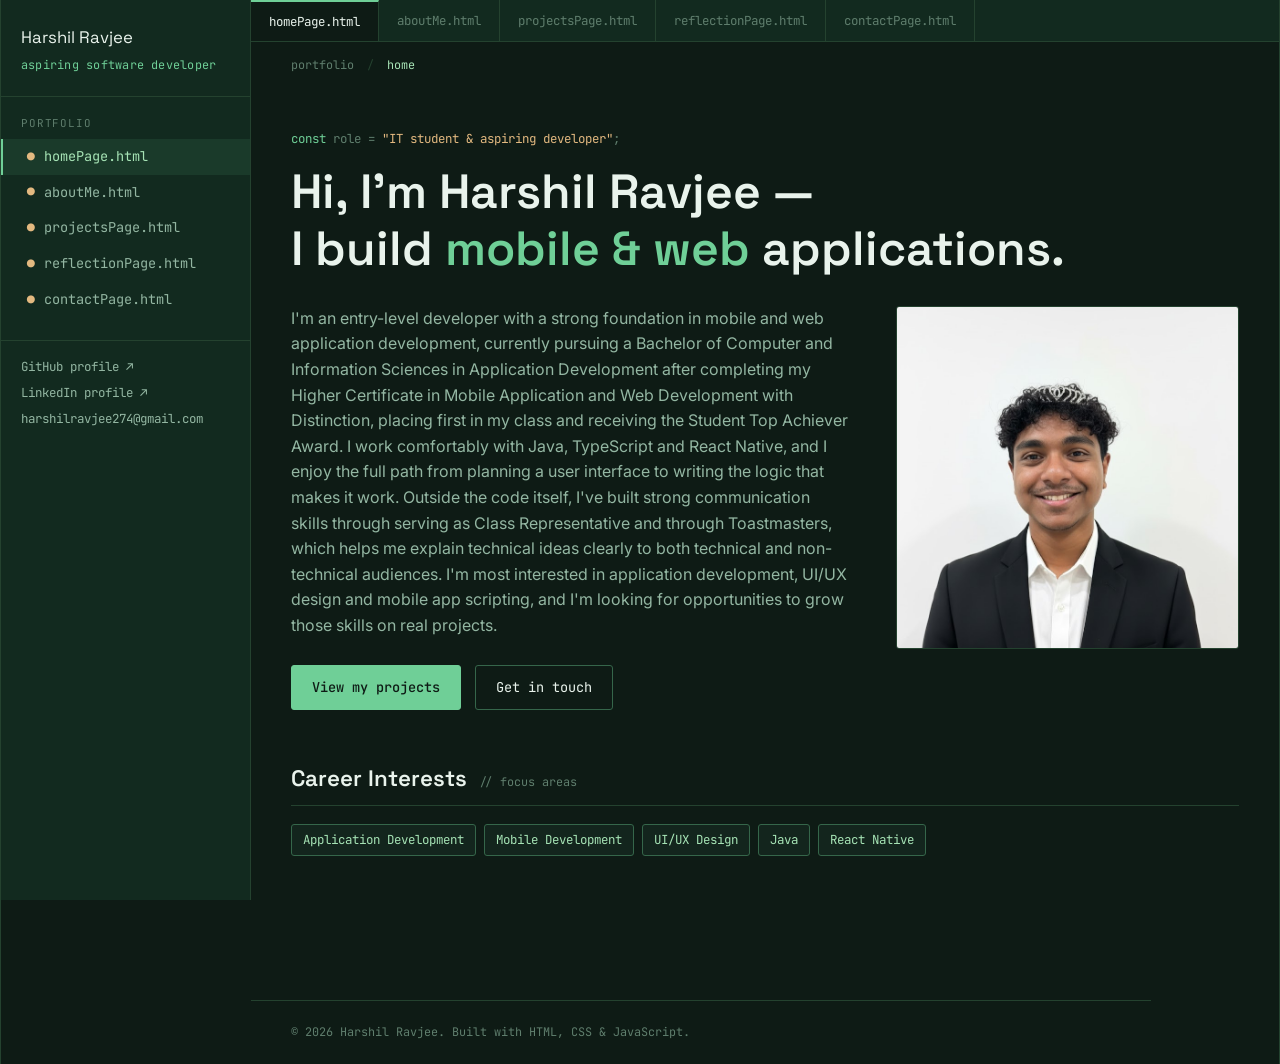
<file: index.html>
<!DOCTYPE html>
<html lang="en">
<head>
<meta charset="UTF-8">
<meta name="viewport" content="width=device-width, initial-scale=1.0">
<title>Harshil Ravjee — Portfolio</title>
<meta name="description" content="Portfolio of Harshil Ravjee, an aspiring software developer.">
<meta http-equiv="refresh" content="0; url=homePage.html">
<link rel="canonical" href="homePage.html">
<script>window.location.replace("homePage.html");</script>
</head>
<body>
  <p>Redirecting to <a href="homePage.html">Harshil Ravjee's portfolio</a>&hellip;</p>
</body>
</html>
</file>
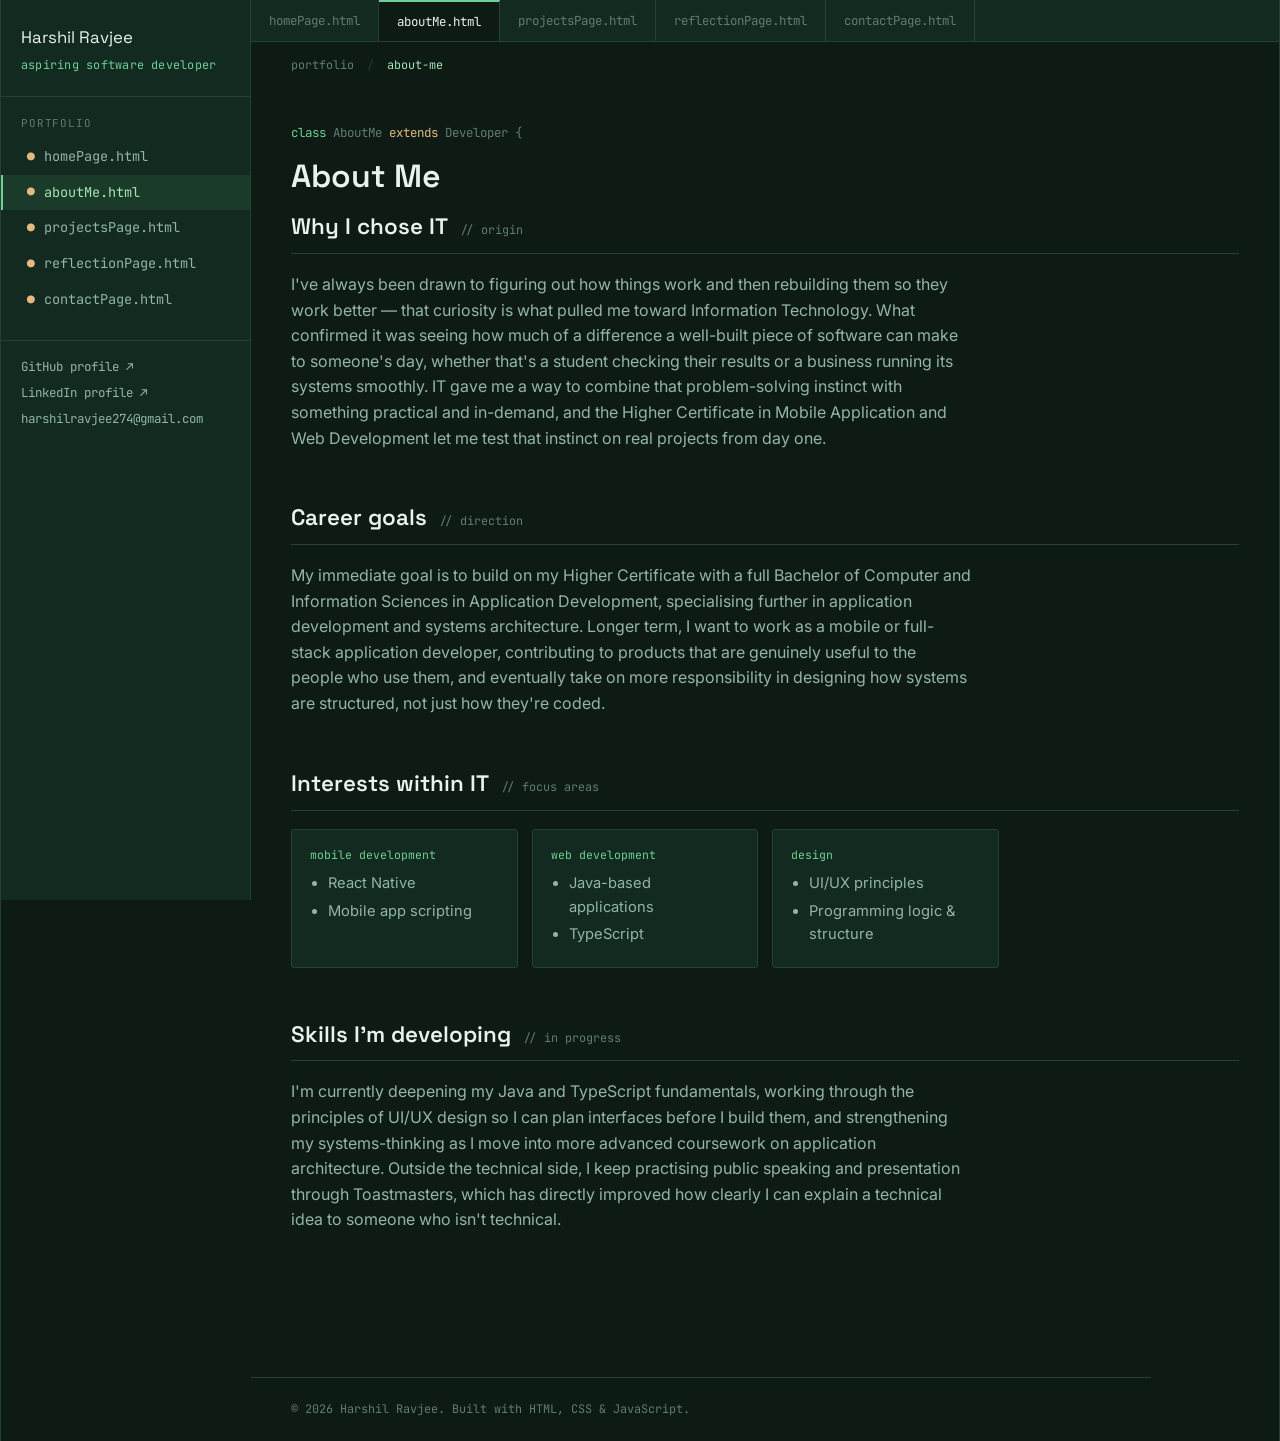
<file: aboutMe.html>
<!DOCTYPE html>
<html lang="en">
<head>
<meta charset="UTF-8">
<meta name="viewport" content="width=device-width, initial-scale=1.0">
<title>About Me — Harshil Ravjee</title>
<meta name="description" content="Why Harshil Ravjee chose IT, his career goals, and the skills he is currently developing as an aspiring software developer.">
<link rel="icon" href="data:,">
<link rel="stylesheet" href="css-assests/style.css">
</head>
<body>
<div class="app">

  <aside class="sidebar">
    <div class="sidebar__brand">
      <span class="name">Harshil Ravjee</span>
      <span class="role">aspiring software developer</span>
    </div>
    <span class="explorer-label">PORTFOLIO</span>
    <ul class="side-nav">
      <li><a class="side-link" href="homePage.html"><span class="dot">●</span>homePage.html</a></li>
      <li><a class="side-link is-active" href="aboutMe.html"><span class="dot">●</span>aboutMe.html</a></li>
      <li><a class="side-link" href="projectsPage.html"><span class="dot">●</span>projectsPage.html</a></li>
      <li><a class="side-link" href="reflectionPage.html"><span class="dot">●</span>reflectionPage.html</a></li>
      <li><a class="side-link" href="contactPage.html"><span class="dot">●</span>contactPage.html</a></li>
    </ul>
    <div class="sidebar__meta">
      <a href="https://github.com/HarshilRavjee276" target="_blank" rel="noopener">GitHub profile ↗</a>
      <a href="https://www.linkedin.com/in/harshil-ravjee-004969438/" target="_blank" rel="noopener">LinkedIn profile ↗</a>
      <a href="mailto:harshilravjee274@gmail.com">harshilravjee274@gmail.com</a>
    </div>
  </aside>

  <div class="scrim"></div>

  <div class="main">
    <div class="tabbar">
      <button class="menu-toggle" aria-expanded="false" aria-label="Toggle navigation">☰ files</button>
      <a class="tab" href="homePage.html">homePage.html</a>
      <a class="tab is-active" href="aboutMe.html">aboutMe.html</a>
      <a class="tab" href="projectsPage.html">projectsPage.html</a>
      <a class="tab" href="reflectionPage.html">reflectionPage.html</a>
      <a class="tab" href="contactPage.html">contactPage.html</a>
    </div>
    <nav class="breadcrumb" aria-label="Breadcrumb">portfolio <span class="sep">/</span> <span class="current">about-me</span></nav>

    <main class="content">
      <p class="eyebrow"><span class="kw">class</span> AboutMe <span class="str">extends</span> Developer {</p>
      <h1>About Me</h1>

      <section class="section">
        <div class="section-head">
          <h2>Why I chose IT</h2>
          <span class="tag">// origin</span>
        </div>
        <p class="prose">
          I've always been drawn to figuring out how things work and then rebuilding them so
          they work better — that curiosity is what pulled me toward Information Technology.
          What confirmed it was seeing how much of a difference a well-built piece of software
          can make to someone's day, whether that's a student checking their results or a
          business running its systems smoothly. IT gave me a way to combine that problem-solving
          instinct with something practical and in-demand, and the Higher Certificate in Mobile
          Application and Web Development let me test that instinct on real projects from day one.
        </p>
      </section>

      <section class="section">
        <div class="section-head">
          <h2>Career goals</h2>
          <span class="tag">// direction</span>
        </div>
        <p class="prose">
          My immediate goal is to build on my Higher Certificate with a full Bachelor of Computer
          and Information Sciences in Application Development, specialising further in application
          development and systems architecture. Longer term, I want to work as a mobile or full-stack application developer, contributing
          to products that are genuinely useful to the people who use them, and eventually take on
          more responsibility in designing how systems are structured, not just how they're coded.
        </p>
      </section>

      <section class="section">
        <div class="section-head">
          <h2>Interests within IT</h2>
          <span class="tag">// focus areas</span>
        </div>
        <div class="skill-grid">
          <div class="skill-card">
            <span class="cat">mobile development</span>
            <ul>
              <li>React Native</li>
              <li>Mobile app scripting</li>
            </ul>
          </div>
          <div class="skill-card">
            <span class="cat">web development</span>
            <ul>
              <li>Java-based applications</li>
              <li>TypeScript</li>
            </ul>
          </div>
          <div class="skill-card">
            <span class="cat">design</span>
            <ul>
              <li>UI/UX principles</li>
              <li>Programming logic &amp; structure</li>
            </ul>
          </div>
        </div>
      </section>

      <section class="section">
        <div class="section-head">
          <h2>Skills I'm developing</h2>
          <span class="tag">// in progress</span>
        </div>
        <p class="prose">
          I'm currently deepening my Java and TypeScript fundamentals, working through the
          principles of UI/UX design so I can plan interfaces before I build them, and
          strengthening my systems-thinking as I move into more advanced coursework on
          application architecture. Outside the technical side, I keep practising public
          speaking and presentation through Toastmasters, which has directly improved how
          clearly I can explain a technical idea to someone who isn't technical.
        </p>
      </section>
    </main>

    <footer class="site-footer">© 2026 Harshil Ravjee. Built with HTML, CSS &amp; JavaScript.</footer>
  </div>
</div>
<script src="js-assests/nav.js"></script>
</body>
</html>
</file>
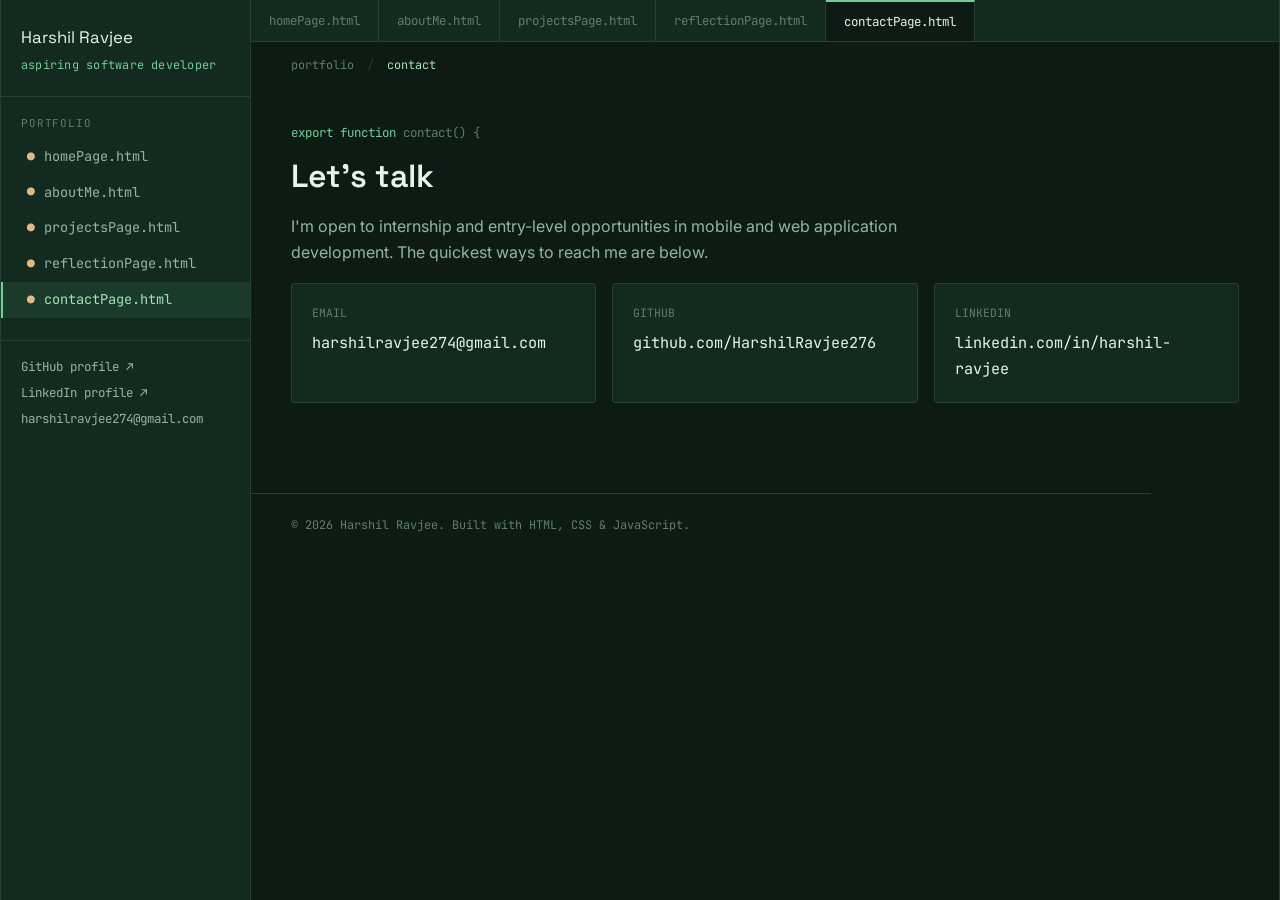
<file: contactPage.html>
<!DOCTYPE html>
<html lang="en">
<head>
<meta charset="UTF-8">
<meta name="viewport" content="width=device-width, initial-scale=1.0">
<title>Contact — Harshil Ravjee</title>
<meta name="description" content="Get in touch with Harshil Ravjee, aspiring software developer — email, GitHub and LinkedIn.">
<link rel="icon" href="data:,">
<link rel="stylesheet" href="css-assests/style.css">
</head>
<body>
<div class="app">

  <aside class="sidebar">
    <div class="sidebar__brand">
      <span class="name">Harshil Ravjee</span>
      <span class="role">aspiring software developer</span>
    </div>
    <span class="explorer-label">PORTFOLIO</span>
    <ul class="side-nav">
      <li><a class="side-link" href="homePage.html"><span class="dot">●</span>homePage.html</a></li>
      <li><a class="side-link" href="aboutMe.html"><span class="dot">●</span>aboutMe.html</a></li>
      <li><a class="side-link" href="projectsPage.html"><span class="dot">●</span>projectsPage.html</a></li>
      <li><a class="side-link" href="reflectionPage.html"><span class="dot">●</span>reflectionPage.html</a></li>
      <li><a class="side-link is-active" href="contactPage.html"><span class="dot">●</span>contactPage.html</a></li>
    </ul>
    <div class="sidebar__meta">
      <a href="https://github.com/HarshilRavjee276" target="_blank" rel="noopener">GitHub profile ↗</a>
      <a href="https://www.linkedin.com/in/harshil-ravjee-004969438/" target="_blank" rel="noopener">LinkedIn profile ↗</a>
      <a href="mailto:harshilravjee274@gmail.com">harshilravjee274@gmail.com</a>
    </div>
  </aside>

  <div class="scrim"></div>

  <div class="main">
    <div class="tabbar">
      <button class="menu-toggle" aria-expanded="false" aria-label="Toggle navigation">☰ files</button>
      <a class="tab" href="homePage.html">homePage.html</a>
      <a class="tab" href="aboutMe.html">aboutMe.html</a>
      <a class="tab" href="projectsPage.html">projectsPage.html</a>
      <a class="tab" href="reflectionPage.html">reflectionPage.html</a>
      <a class="tab is-active" href="contactPage.html">contactPage.html</a>
    </div>
    <nav class="breadcrumb" aria-label="Breadcrumb">portfolio <span class="sep">/</span> <span class="current">contact</span></nav>

    <main class="content">
      <p class="eyebrow"><span class="kw">export function</span> contact() {</p>
      <h1>Let's talk</h1>
      <p>I'm open to internship and entry-level opportunities in mobile and web application development. The quickest ways to reach me are below.</p>

      <div class="contact-grid">
        <div class="contact-card">
          <span class="label">EMAIL</span>
          <a class="value" href="mailto:harshilravjee274@gmail.com">harshilravjee274@gmail.com</a>
        </div>
        <div class="contact-card">
          <span class="label">GITHUB</span>
          <a class="value" href="https://github.com/HarshilRavjee276" target="_blank" rel="noopener">github.com/HarshilRavjee276</a>
        </div>
        <div class="contact-card">
          <span class="label">LINKEDIN</span>
          <a class="value" href="https://www.linkedin.com/in/harshil-ravjee-004969438/" target="_blank" rel="noopener">linkedin.com/in/harshil-ravjee</a>
        </div>
      </div>
    </main>

    <footer class="site-footer">© 2026 Harshil Ravjee. Built with HTML, CSS &amp; JavaScript.</footer>
  </div>
</div>
<script src="js-assests/nav.js"></script>
</body>
</html>
</file>
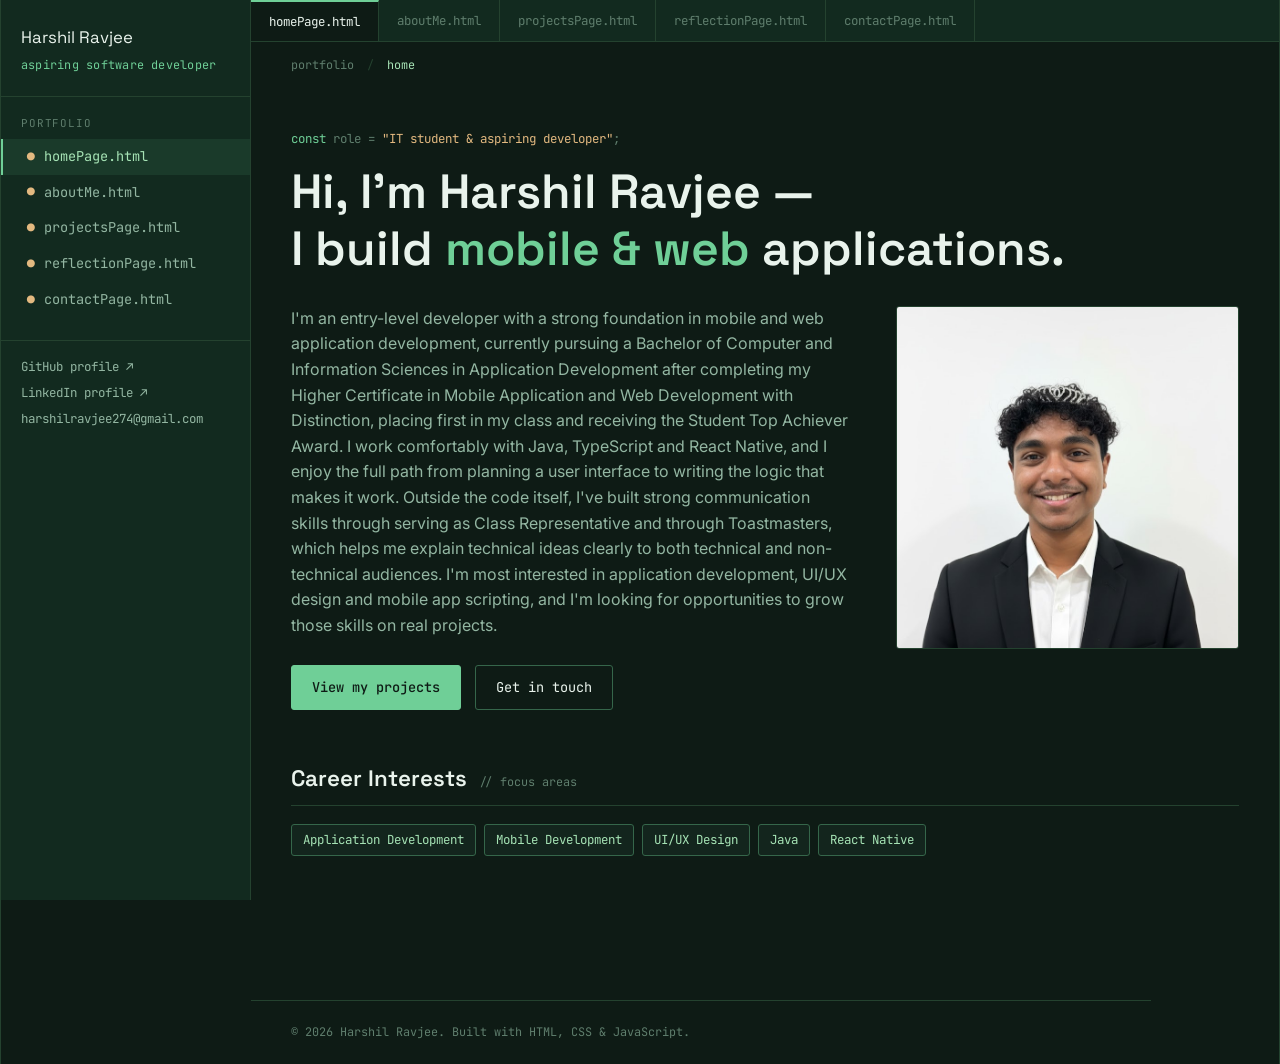
<file: homePage.html>
<!DOCTYPE html>
<html lang="en">
<head>
<meta charset="UTF-8">
<meta name="viewport" content="width=device-width, initial-scale=1.0">
<title>Harshil Ravjee — Aspiring Software Developer</title>
<meta name="description" content="Portfolio of Harshil Ravjee, an aspiring software developer specialising in mobile and web application development, currently pursuing a degree in Application Development.">
<link rel="icon" href="data:,">
<link rel="stylesheet" href="css-assests/style.css">
</head>
<body>
<div class="app">

  <!-- Sidebar: file explorer -->
  <aside class="sidebar">
    <div class="sidebar__brand">
      <span class="name">Harshil Ravjee</span>
      <span class="role">aspiring software developer</span>
    </div>
    <span class="explorer-label">PORTFOLIO</span>
    <ul class="side-nav">
      <li><a class="side-link is-active" href="homePage.html"><span class="dot">●</span>homePage.html</a></li>
      <li><a class="side-link" href="aboutMe.html"><span class="dot">●</span>aboutMe.html</a></li>
      <li><a class="side-link" href="projectsPage.html"><span class="dot">●</span>projectsPage.html</a></li>
      <li><a class="side-link" href="reflectionPage.html"><span class="dot">●</span>reflectionPage.html</a></li>
      <li><a class="side-link" href="contactPage.html"><span class="dot">●</span>contactPage.html</a></li>
    </ul>
    <div class="sidebar__meta">
      <a href="https://github.com/HarshilRavjee276" target="_blank" rel="noopener">GitHub profile ↗</a>
      <a href="https://www.linkedin.com/in/harshil-ravjee-004969438/" target="_blank" rel="noopener">LinkedIn profile ↗</a>
      <a href="mailto:harshilravjee274@gmail.com">harshilravjee274@gmail.com</a>
    </div>
  </aside>

  <div class="scrim"></div>

  <!-- Main -->
  <div class="main">
    <div class="tabbar">
      <button class="menu-toggle" aria-expanded="false" aria-label="Toggle navigation">☰ files</button>
      <a class="tab is-active" href="homePage.html">homePage.html</a>
      <a class="tab" href="aboutMe.html">aboutMe.html</a>
      <a class="tab" href="projectsPage.html">projectsPage.html</a>
      <a class="tab" href="reflectionPage.html">reflectionPage.html</a>
      <a class="tab" href="contactPage.html">contactPage.html</a>
    </div>
    <nav class="breadcrumb" aria-label="Breadcrumb">portfolio <span class="sep">/</span> <span class="current">home</span></nav>

    <main class="content">

      <section class="hero">
        <p class="eyebrow"><span class="kw">const</span> role = <span class="str">"IT student &amp; aspiring developer"</span>;</p>
        <h1>Hi, I'm Harshil Ravjee —<br>I build <span class="accent">mobile &amp; web</span> applications.</h1>

        <div class="hero__grid">
          <div>
            <p>
              I'm an entry-level developer with a strong foundation in mobile and web application
              development, currently pursuing a Bachelor of Computer and Information Sciences in
              Application Development after completing my Higher Certificate in Mobile Application
              and Web Development with Distinction, placing first in my class and receiving the
              Student Top Achiever Award. I work comfortably with Java, TypeScript and React Native,
              and I enjoy the full path from planning a user interface to writing the logic that
              makes it work. Outside the code itself, I've built strong communication skills through
              serving as Class Representative and through Toastmasters, which helps me explain
              technical ideas clearly to both technical and non-technical audiences. I'm most
              interested in application development, UI/UX design and mobile app scripting, and
              I'm looking for opportunities to grow those skills on real projects.
            </p>

            <div class="btn-row">
              <a class="btn btn--solid" href="projectsPage.html">View my projects</a>
              <a class="btn" href="contactPage.html">Get in touch</a>
            </div>
          </div>

          <div class="hero__photo">
            <img src="_images/harshil.jpg" alt="Photo of Harshil Ravjee" width="400" height="400" style="width:100%;height:auto;object-fit:cover;aspect-ratio:1/1;">
          </div>
        </div>
      </section>

      <section class="section">
        <div class="section-head">
          <h2>Career Interests</h2>
          <span class="tag">// focus areas</span>
        </div>
        <ul class="interest-tags">
          <li>Application Development</li>
          <li>Mobile Development</li>
          <li>UI/UX Design</li>
          <li>Java</li>
          <li>React Native</li>
        </ul>
      </section>

    </main>

    <footer class="site-footer">© 2026 Harshil Ravjee. Built with HTML, CSS &amp; JavaScript.</footer>
  </div>
</div>
<script src="js-assests/nav.js"></script>
</body>
</html>
</file>
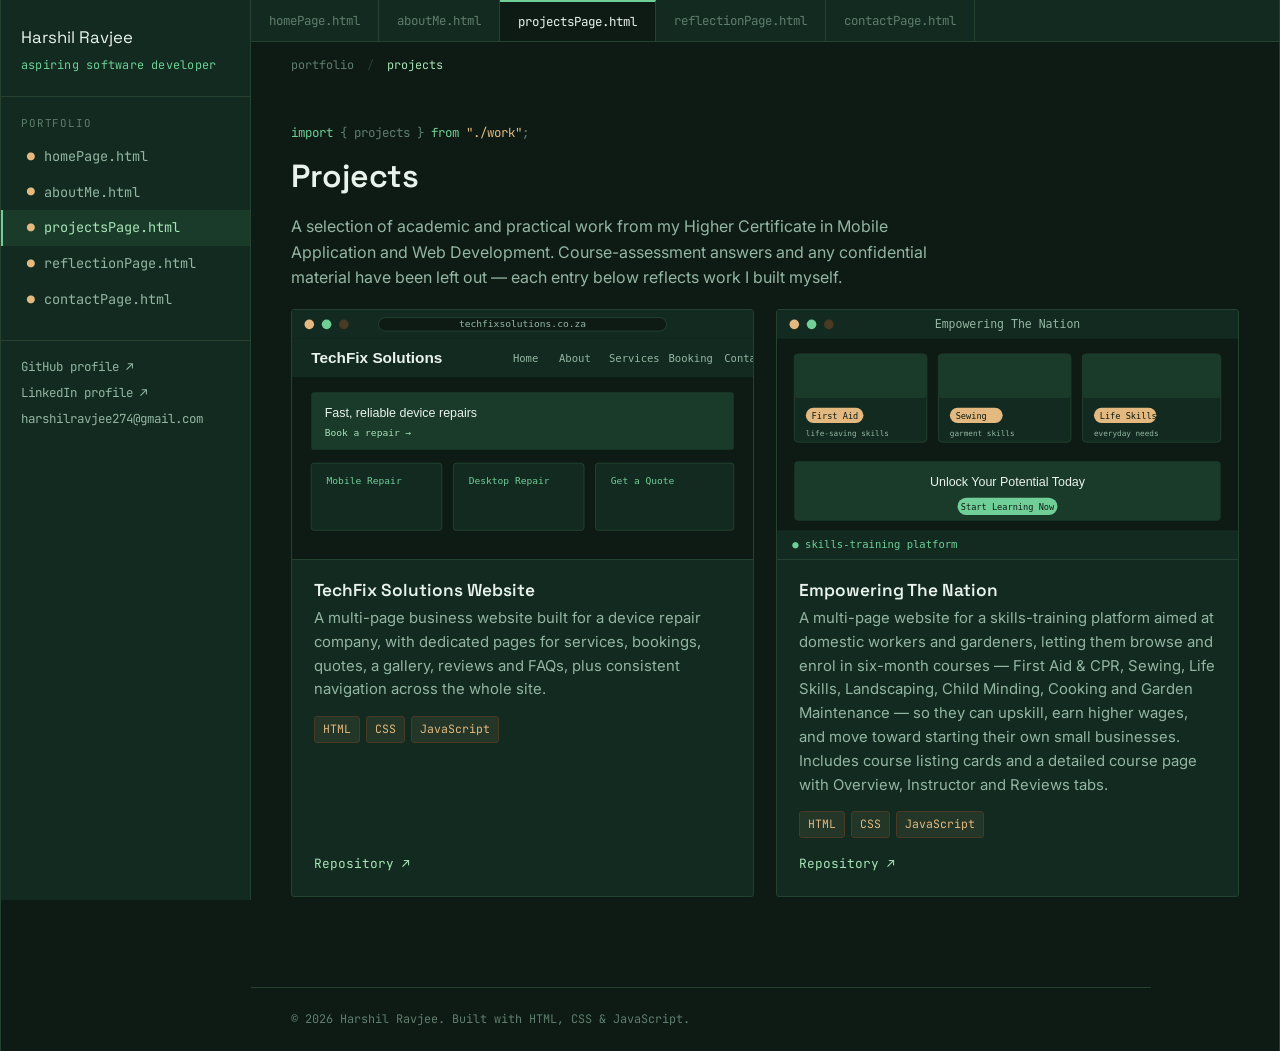
<file: projectsPage.html>
<!DOCTYPE html>
<html lang="en">
<head>
<meta charset="UTF-8">
<meta name="viewport" content="width=device-width, initial-scale=1.0">
<title>Projects — Harshil Ravjee</title>
<meta name="description" content="Web development projects by Harshil Ravjee, including a business website and a skills-training platform built with HTML, CSS and JavaScript.">
<link rel="icon" href="data:,">
<link rel="stylesheet" href="css-assests/style.css">
</head>
<body>
<div class="app">

  <aside class="sidebar">
    <div class="sidebar__brand">
      <span class="name">Harshil Ravjee</span>
      <span class="role">aspiring software developer</span>
    </div>
    <span class="explorer-label">PORTFOLIO</span>
    <ul class="side-nav">
      <li><a class="side-link" href="homePage.html"><span class="dot">●</span>homePage.html</a></li>
      <li><a class="side-link" href="aboutMe.html"><span class="dot">●</span>aboutMe.html</a></li>
      <li><a class="side-link is-active" href="projectsPage.html"><span class="dot">●</span>projectsPage.html</a></li>
      <li><a class="side-link" href="reflectionPage.html"><span class="dot">●</span>reflectionPage.html</a></li>
      <li><a class="side-link" href="contactPage.html"><span class="dot">●</span>contactPage.html</a></li>
    </ul>
    <div class="sidebar__meta">
      <a href="https://github.com/HarshilRavjee276" target="_blank" rel="noopener">GitHub profile ↗</a>
      <a href="https://www.linkedin.com/in/harshil-ravjee-004969438/" target="_blank" rel="noopener">LinkedIn profile ↗</a>
      <a href="mailto:harshilravjee274@gmail.com">harshilravjee274@gmail.com</a>
    </div>
  </aside>

  <div class="scrim"></div>

  <div class="main">
    <div class="tabbar">
      <button class="menu-toggle" aria-expanded="false" aria-label="Toggle navigation">☰ files</button>
      <a class="tab" href="homePage.html">homePage.html</a>
      <a class="tab" href="aboutMe.html">aboutMe.html</a>
      <a class="tab is-active" href="projectsPage.html">projectsPage.html</a>
      <a class="tab" href="reflectionPage.html">reflectionPage.html</a>
      <a class="tab" href="contactPage.html">contactPage.html</a>
    </div>
    <nav class="breadcrumb" aria-label="Breadcrumb">portfolio <span class="sep">/</span> <span class="current">projects</span></nav>

    <main class="content">
      <p class="eyebrow"><span class="kw">import</span> { projects } <span class="kw">from</span> <span class="str">"./work"</span>;</p>
      <h1>Projects</h1>
      <p>A selection of academic and practical work from my Higher Certificate in Mobile Application and Web Development. Course-assessment answers and any confidential material have been left out — each entry below reflects work I built myself.</p>

      <div class="project-grid">

        <article class="project-card">
          <div class="project-card__img">
            <img src="_images/project-techfix.svg" alt="Browser mockup of the TechFix Solutions multi-page website" loading="lazy">
          </div>
          <div class="project-card__body">
            <h3>TechFix Solutions Website</h3>
            <p class="purpose">A multi-page business website built for a device repair company, with dedicated pages for services, bookings, quotes, a gallery, reviews and FAQs, plus consistent navigation across the whole site.</p>
            <ul class="stack-list">
              <li>HTML</li>
              <li>CSS</li>
              <li>JavaScript</li>
            </ul>
            <div class="project-card__links">
              <a href="https://github.com/HarshilRavjee276/TFS-website" target="_blank" rel="noopener">Repository ↗</a>
            </div>
          </div>
        </article>

        <article class="project-card">
          <div class="project-card__img">
            <img src="_images/project-etn.svg" alt="Course card mockup for the Empowering The Nation skills-training website" loading="lazy">
          </div>
          <div class="project-card__body">
            <h3>Empowering The Nation</h3>
            <p class="purpose">A multi-page website for a skills-training platform aimed at domestic workers and gardeners, letting them browse and enrol in six-month courses — First Aid &amp; CPR, Sewing, Life Skills, Landscaping, Child Minding, Cooking and Garden Maintenance — so they can upskill, earn higher wages, and move toward starting their own small businesses. Includes course listing cards and a detailed course page with Overview, Instructor and Reviews tabs.</p>
            <ul class="stack-list">
              <li>HTML</li>
              <li>CSS</li>
              <li>JavaScript</li>
            </ul>
            <div class="project-card__links">
              <a href="https://github.com/HarshilRavjee276/Will-Project-ETN" target="_blank" rel="noopener">Repository ↗</a>
            </div>
          </div>
        </article>

      </div>
    </main>

    <footer class="site-footer">© 2026 Harshil Ravjee. Built with HTML, CSS &amp; JavaScript.</footer>
  </div>
</div>
<script src="js-assests/nav.js"></script>
</body>
</html>
</file>
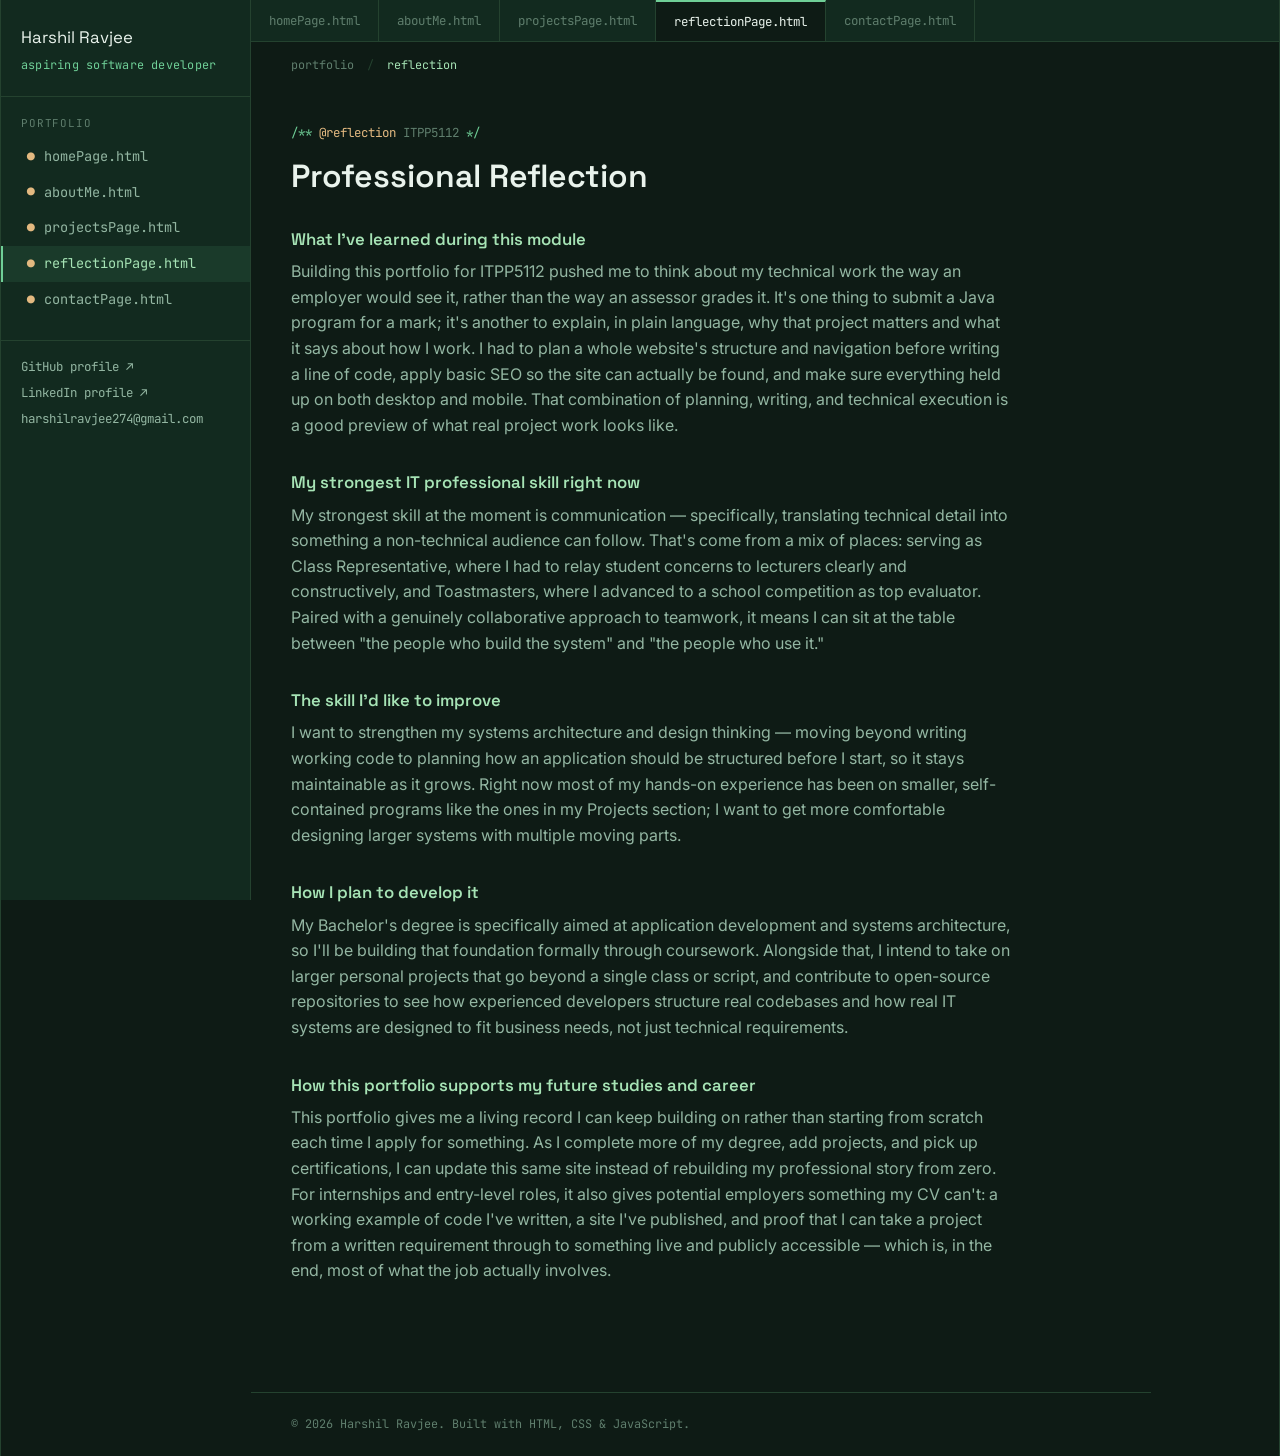
<file: reflectionPage.html>
<!DOCTYPE html>
<html lang="en">
<head>
<meta charset="UTF-8">
<meta name="viewport" content="width=device-width, initial-scale=1.0">
<title>Professional Reflection — Harshil Ravjee</title>
<meta name="description" content="Harshil Ravjee reflects on ITPP5112, his strongest IT professional skills, and his plan to develop further as an aspiring software developer.">
<link rel="icon" href="data:,">
<link rel="stylesheet" href="css-assests/style.css">
</head>
<body>
<div class="app">

  <aside class="sidebar">
    <div class="sidebar__brand">
      <span class="name">Harshil Ravjee</span>
      <span class="role">aspiring software developer</span>
    </div>
    <span class="explorer-label">PORTFOLIO</span>
    <ul class="side-nav">
      <li><a class="side-link" href="homePage.html"><span class="dot">●</span>homePage.html</a></li>
      <li><a class="side-link" href="aboutMe.html"><span class="dot">●</span>aboutMe.html</a></li>
      <li><a class="side-link" href="projectsPage.html"><span class="dot">●</span>projectsPage.html</a></li>
      <li><a class="side-link is-active" href="reflectionPage.html"><span class="dot">●</span>reflectionPage.html</a></li>
      <li><a class="side-link" href="contactPage.html"><span class="dot">●</span>contactPage.html</a></li>
    </ul>
    <div class="sidebar__meta">
      <a href="https://github.com/HarshilRavjee276" target="_blank" rel="noopener">GitHub profile ↗</a>
      <a href="https://www.linkedin.com/in/harshil-ravjee-004969438/" target="_blank" rel="noopener">LinkedIn profile ↗</a>
      <a href="mailto:harshilravjee274@gmail.com">harshilravjee274@gmail.com</a>
    </div>
  </aside>

  <div class="scrim"></div>

  <div class="main">
    <div class="tabbar">
      <button class="menu-toggle" aria-expanded="false" aria-label="Toggle navigation">☰ files</button>
      <a class="tab" href="homePage.html">homePage.html</a>
      <a class="tab" href="aboutMe.html">aboutMe.html</a>
      <a class="tab" href="projectsPage.html">projectsPage.html</a>
      <a class="tab is-active" href="reflectionPage.html">reflectionPage.html</a>
      <a class="tab" href="contactPage.html">contactPage.html</a>
    </div>
    <nav class="breadcrumb" aria-label="Breadcrumb">portfolio <span class="sep">/</span> <span class="current">reflection</span></nav>

    <main class="content">
      <p class="eyebrow"><span class="kw">/**</span> <span class="str">@reflection</span> ITPP5112 <span class="kw">*/</span></p>
      <h1>Professional Reflection</h1>

      <div class="prose">
        <h3>What I've learned during this module</h3>
        <p>
          Building this portfolio for ITPP5112 pushed me to think about my technical work the way
          an employer would see it, rather than the way an assessor grades it. It's one thing to
          submit a Java program for a mark; it's another to explain, in plain language, why that
          project matters and what it says about how I work. I had to plan a whole website's
          structure and navigation before writing a line of code, apply basic SEO so the site can
          actually be found, and make sure everything held up on both desktop and mobile. That
          combination of planning, writing, and technical execution is a good preview of what
          real project work looks like.
        </p>

        <h3>My strongest IT professional skill right now</h3>
        <p>
          My strongest skill at the moment is communication — specifically, translating technical
          detail into something a non-technical audience can follow. That's come from a mix of
          places: serving as Class Representative, where I had to relay student concerns to
          lecturers clearly and constructively, and Toastmasters, where I advanced to a school
          competition as top evaluator. Paired with a
          genuinely collaborative approach to teamwork, it means I can sit at the table between
          "the people who build the system" and "the people who use it."
        </p>

        <h3>The skill I'd like to improve</h3>
        <p>
          I want to strengthen my systems architecture and design thinking — moving beyond writing
          working code to planning how an application should be structured before I start, so it
          stays maintainable as it grows. Right now most of my hands-on experience has been on
          smaller, self-contained programs like the ones in my Projects section; I want to get more
          comfortable designing larger systems with multiple moving parts.
        </p>

        <h3>How I plan to develop it</h3>
        <p>
          My Bachelor's degree is specifically aimed at application development and systems
          architecture, so I'll be building that foundation formally through coursework. Alongside
          that, I intend to take on larger personal projects that go beyond a single class or
          script, and contribute to open-source repositories to see how experienced developers
          structure real codebases and how real IT systems are designed to fit business needs,
          not just technical requirements.
        </p>

        <h3>How this portfolio supports my future studies and career</h3>
        <p>
          This portfolio gives me a living record I can keep building on rather than starting from
          scratch each time I apply for something. As I complete more of my degree, add projects,
          and pick up certifications, I can update this same site instead of rebuilding my
          professional story from zero. For internships and entry-level roles, it also gives
          potential employers something my CV can't: a working example of code I've written, a
          site I've published, and proof that I can take a project from a written requirement
          through to something live and publicly accessible — which is, in the end, most of what
          the job actually involves.
        </p>
      </div>
    </main>

    <footer class="site-footer">© 2026 Harshil Ravjee. Built with HTML, CSS &amp; JavaScript.</footer>
  </div>
</div>
<script src="js-assests/nav.js"></script>
</body>
</html>
</file>
<file: css-assests/style.css>
/* =========================================================
   Harshil Ravjee — Portfolio
   Theme: code-editor inspired, dark forest green
   ========================================================= */

@import url('https://fonts.googleapis.com/css2?family=Space+Grotesk:wght@500;600;700&family=Inter:wght@400;500;600&family=JetBrains+Mono:wght@400;500&display=swap');

:root {
  --bg: #0E1B15;
  --bg-panel: #122A1F;
  --bg-elevated: #1A3A2A;
  --bg-elevated-2: #21472F;
  --text: #E9F3EC;
  --text-dim: #93B6A2;
  --text-faint: #5F7E6D;
  --accent: #6FCF97;
  --accent-soft: #A6E3B5;
  --accent-dim: #35664A;
  --line: #24422F;
  --string: #E3B980;
  --radius: 3px;
  --mono: 'JetBrains Mono', 'SFMono-Regular', Consolas, monospace;
  --sans: 'Inter', -apple-system, BlinkMacSystemFont, sans-serif;
  --display: 'Space Grotesk', var(--sans);
  --sidebar-w: 250px;
  --tabbar-h: 42px;
}

* { box-sizing: border-box; }

html { scroll-behavior: smooth; }

body {
  margin: 0;
  background: var(--bg);
  color: var(--text);
  font-family: var(--sans);
  font-size: 16px;
  line-height: 1.6;
  -webkit-font-smoothing: antialiased;
}

a { color: var(--accent-soft); text-decoration: none; }
a:hover { text-decoration: underline; text-decoration-color: var(--accent-dim); }
a:focus-visible,
button:focus-visible,
.tab:focus-visible,
.side-link:focus-visible {
  outline: 2px solid var(--accent);
  outline-offset: 2px;
}

img { max-width: 100%; display: block; }

h1, h2, h3, h4 {
  font-family: var(--display);
  font-weight: 600;
  line-height: 1.2;
  margin: 0 0 .6em;
  color: var(--text);
}

p { margin: 0 0 1.1em; max-width: 68ch; color: var(--text-dim); }

.mono { font-family: var(--mono); }

/* ---------- App shell: sidebar + main ---------- */

.app {
  display: flex;
  min-height: 100vh;
  max-width: 1440px;
  margin: 0 auto;
  border-left: 1px solid var(--line);
  border-right: 1px solid var(--line);
}

/* Sidebar = file explorer */
.sidebar {
  background: var(--bg-panel);
  border-right: 1px solid var(--line);
  padding: 24px 0 24px;
  position: sticky;
  top: 0;
  align-self: flex-start;
  height: 100vh;
  overflow-y: auto;
  flex: 0 0 var(--sidebar-w);
}

.sidebar__brand {
  padding: 0 20px 20px;
  border-bottom: 1px solid var(--line);
  margin-bottom: 18px;
}

.sidebar__brand .name {
  font-family: var(--display);
  font-size: 1.05rem;
  color: var(--text);
  display: block;
}

.sidebar__brand .role {
  font-family: var(--mono);
  font-size: .74rem;
  color: var(--accent);
  letter-spacing: .02em;
}

.explorer-label {
  font-family: var(--mono);
  font-size: .68rem;
  color: var(--text-faint);
  letter-spacing: .08em;
  padding: 0 20px;
  margin-bottom: 6px;
  display: block;
}

.side-nav { list-style: none; margin: 0 0 22px; padding: 0; }

.side-link {
  display: flex;
  align-items: center;
  gap: 9px;
  padding: 7px 20px 7px 24px;
  font-family: var(--mono);
  font-size: .85rem;
  color: var(--text-dim);
  border-left: 2px solid transparent;
  white-space: nowrap;
}

.side-link:hover {
  background: var(--bg-elevated);
  color: var(--text);
  text-decoration: none;
}

.side-link.is-active {
  background: var(--bg-elevated);
  color: var(--accent-soft);
  border-left-color: var(--accent);
}

.side-link .dot { color: var(--string); font-size: .8rem; }

.sidebar__meta {
  padding: 16px 20px 0;
  border-top: 1px solid var(--line);
  margin-top: 6px;
}

.sidebar__meta a {
  display: block;
  font-family: var(--mono);
  font-size: .78rem;
  color: var(--text-dim);
  margin-bottom: 6px;
}
.sidebar__meta a:hover { color: var(--accent-soft); }

/* Main column */
.main { min-width: 0; flex: 1; }

.tabbar {
  height: var(--tabbar-h);
  display: flex;
  align-items: stretch;
  background: var(--bg-panel);
  border-bottom: 1px solid var(--line);
  position: sticky;
  top: 0;
  z-index: 5;
  overflow-x: auto;
}

.tab {
  font-family: var(--mono);
  font-size: .78rem;
  color: var(--text-faint);
  padding: 0 18px;
  display: flex;
  align-items: center;
  gap: 8px;
  border-right: 1px solid var(--line);
  white-space: nowrap;
}

.tab.is-active {
  color: var(--text);
  background: var(--bg);
  border-top: 2px solid var(--accent);
}

.tab:hover:not(.is-active) { color: var(--text-dim); text-decoration: none; }

.breadcrumb {
  font-family: var(--mono);
  font-size: .74rem;
  color: var(--text-faint);
  padding: 14px 40px 0;
}
.breadcrumb .sep { margin: 0 6px; color: var(--line); }
.breadcrumb .current { color: var(--accent-soft); }

/* Mobile menu toggle (hidden on desktop) */
.menu-toggle {
  display: none;
  font-family: var(--mono);
  background: none;
  border: 1px solid var(--line);
  color: var(--text);
  padding: 8px 12px;
  border-radius: var(--radius);
}

/* ---------- Content ---------- */

.content { padding: 48px 40px 90px; max-width: 1080px; }

.eyebrow {
  font-family: var(--mono);
  font-size: .78rem;
  color: var(--text-faint);
}
.eyebrow .kw { color: var(--accent); }
.eyebrow .str { color: var(--string); }

.line-num {
  color: var(--text-faint);
  font-family: var(--mono);
  font-size: .78rem;
  user-select: none;
  margin-right: 14px;
}

/* Hero (home page) */
.hero {
  padding-top: 6px;
  margin-bottom: 56px;
}

.hero h1 {
  font-size: clamp(2.1rem, 4vw, 3rem);
  margin: 10px 0 18px;
}

.hero h1 .accent { color: var(--accent); }

.hero__grid {
  display: grid;
  grid-template-columns: 1.3fr .8fr;
  gap: 48px;
  align-items: start;
  margin-top: 28px;
}

.hero__photo {
  border: 1px solid var(--line);
  border-radius: var(--radius);
  overflow: hidden;
  background: var(--bg-panel);
}

.interest-tags {
  display: flex;
  flex-wrap: wrap;
  gap: 8px;
  margin: 18px 0 0;
  padding: 0;
  list-style: none;
}

.interest-tags li {
  font-family: var(--mono);
  font-size: .78rem;
  color: var(--accent-soft);
  border: 1px solid var(--accent-dim);
  background: rgba(111, 207, 151, 0.06);
  padding: 5px 11px;
  border-radius: var(--radius);
}

.btn-row { display: flex; gap: 14px; margin-top: 26px; flex-wrap: wrap; }

.btn {
  font-family: var(--mono);
  font-size: .85rem;
  padding: 11px 20px;
  border-radius: var(--radius);
  border: 1px solid var(--accent-dim);
  color: var(--text);
  display: inline-flex;
  align-items: center;
  gap: 8px;
}
.btn:hover { text-decoration: none; border-color: var(--accent); }

.btn--solid {
  background: var(--accent);
  color: #0E1B15;
  border-color: var(--accent);
  font-weight: 500;
}
.btn--solid:hover { background: var(--accent-soft); }

/* Section blocks */
.section { margin-bottom: 54px; }

.section-head {
  display: flex;
  align-items: baseline;
  gap: 12px;
  margin-bottom: 18px;
  border-bottom: 1px solid var(--line);
  padding-bottom: 12px;
}

.section-head h2 { margin: 0; font-size: 1.4rem; }
.section-head .tag { font-family: var(--mono); font-size: .74rem; color: var(--text-faint); }

/* Skill panel (about/home) */
.panel {
  background: var(--bg-panel);
  border: 1px solid var(--line);
  border-radius: var(--radius);
  padding: 22px 24px;
}

.kv-list { margin: 0; }
.kv-list dt {
  font-family: var(--mono);
  font-size: .74rem;
  color: var(--text-faint);
  margin-top: 14px;
}
.kv-list dt:first-child { margin-top: 0; }
.kv-list dd { margin: 4px 0 0; color: var(--text); }

.skill-grid {
  display: grid;
  grid-template-columns: repeat(auto-fill, minmax(200px, 1fr));
  gap: 14px;
}

.skill-card {
  border: 1px solid var(--line);
  border-radius: var(--radius);
  padding: 16px 18px;
  background: var(--bg-panel);
}

.skill-card .cat {
  font-family: var(--mono);
  font-size: .72rem;
  color: var(--accent);
  display: block;
  margin-bottom: 8px;
}

.skill-card ul { margin: 0; padding-left: 18px; color: var(--text-dim); font-size: .92rem; }
.skill-card li { margin-bottom: 4px; }

/* Timeline (about / reflection) */
.timeline { border-left: 1px solid var(--line); padding-left: 24px; margin-left: 4px; }
.timeline-item { position: relative; margin-bottom: 28px; }
.timeline-item::before {
  content: '';
  position: absolute;
  left: -29px;
  top: 6px;
  width: 9px;
  height: 9px;
  border-radius: 50%;
  background: var(--accent);
  border: 2px solid var(--bg);
}
.timeline-item .when { font-family: var(--mono); font-size: .74rem; color: var(--text-faint); }
.timeline-item h3 { font-size: 1.05rem; margin: 4px 0 6px; }

/* Projects */
.project-grid {
  display: grid;
  grid-template-columns: repeat(auto-fit, minmax(300px, 1fr));
  gap: 22px;
}

.project-card {
  border: 1px solid var(--line);
  border-radius: var(--radius);
  overflow: hidden;
  background: var(--bg-panel);
  display: flex;
  flex-direction: column;
}

.project-card__img { border-bottom: 1px solid var(--line); background: var(--bg-elevated); }

.project-card__body { padding: 20px 22px 22px; flex: 1; display: flex; flex-direction: column; }

.project-card h3 { font-size: 1.08rem; margin-bottom: 6px; }

.project-card .purpose { font-size: .93rem; margin-bottom: 14px; }

.stack-list {
  list-style: none;
  padding: 0;
  margin: 0 0 16px;
  display: flex;
  flex-wrap: wrap;
  gap: 6px;
}

.stack-list li {
  font-family: var(--mono);
  font-size: .72rem;
  color: var(--string);
  background: rgba(227, 185, 128, 0.08);
  border: 1px solid #4a3a24;
  padding: 3px 8px;
  border-radius: var(--radius);
}

.project-card__links { margin-top: auto; display: flex; gap: 16px; font-family: var(--mono); font-size: .8rem; }

/* Reflection prose */
.prose p { color: var(--text-dim); max-width: 72ch; }
.prose h3 { margin-top: 34px; font-size: 1.05rem; color: var(--accent-soft); }

/* Contact */
.contact-grid {
  display: grid;
  grid-template-columns: repeat(auto-fit, minmax(220px, 1fr));
  gap: 16px;
}

.contact-card {
  border: 1px solid var(--line);
  border-radius: var(--radius);
  padding: 20px;
  background: var(--bg-panel);
}

.contact-card .label { font-family: var(--mono); font-size: .72rem; color: var(--text-faint); display: block; margin-bottom: 8px; }
.contact-card .value { font-family: var(--mono); font-size: .95rem; color: var(--text); word-break: break-word; }
.contact-card a.value:hover { color: var(--accent-soft); }

/* Footer */
.site-footer {
  border-top: 1px solid var(--line);
  padding: 22px 40px;
  font-family: var(--mono);
  font-size: .74rem;
  color: var(--text-faint);
  max-width: 900px;
}

/* ---------- Responsive ---------- */

@media (max-width: 860px) {
  .hero__grid { grid-template-columns: 1fr; }
  .hero__photo { max-width: 240px; }
}

@media (max-width: 760px) {
  .app { flex-direction: column; }
  .sidebar {
    position: fixed;
    left: 0; top: 0;
    width: 78vw;
    max-width: 300px;
    transform: translateX(-100%);
    transition: transform .22s ease;
    z-index: 20;
    box-shadow: 4px 0 24px rgba(0,0,0,.4);
  }
  .sidebar.is-open { transform: translateX(0); }
  .menu-toggle { display: inline-flex; align-items: center; gap: 8px; margin: 0 16px; align-self: center; }
  .tabbar { position: sticky; }
  .content { padding: 34px 20px 70px; }
  .breadcrumb { padding: 14px 20px 0; }
  .site-footer { padding: 20px; }
  .scrim {
    display: none;
    position: fixed; inset: 0; background: rgba(0,0,0,.5); z-index: 15;
  }
  .scrim.is-open { display: block; }
}

@media (prefers-reduced-motion: reduce) {
  html { scroll-behavior: auto; }
  .sidebar { transition: none; }
}
</file>
